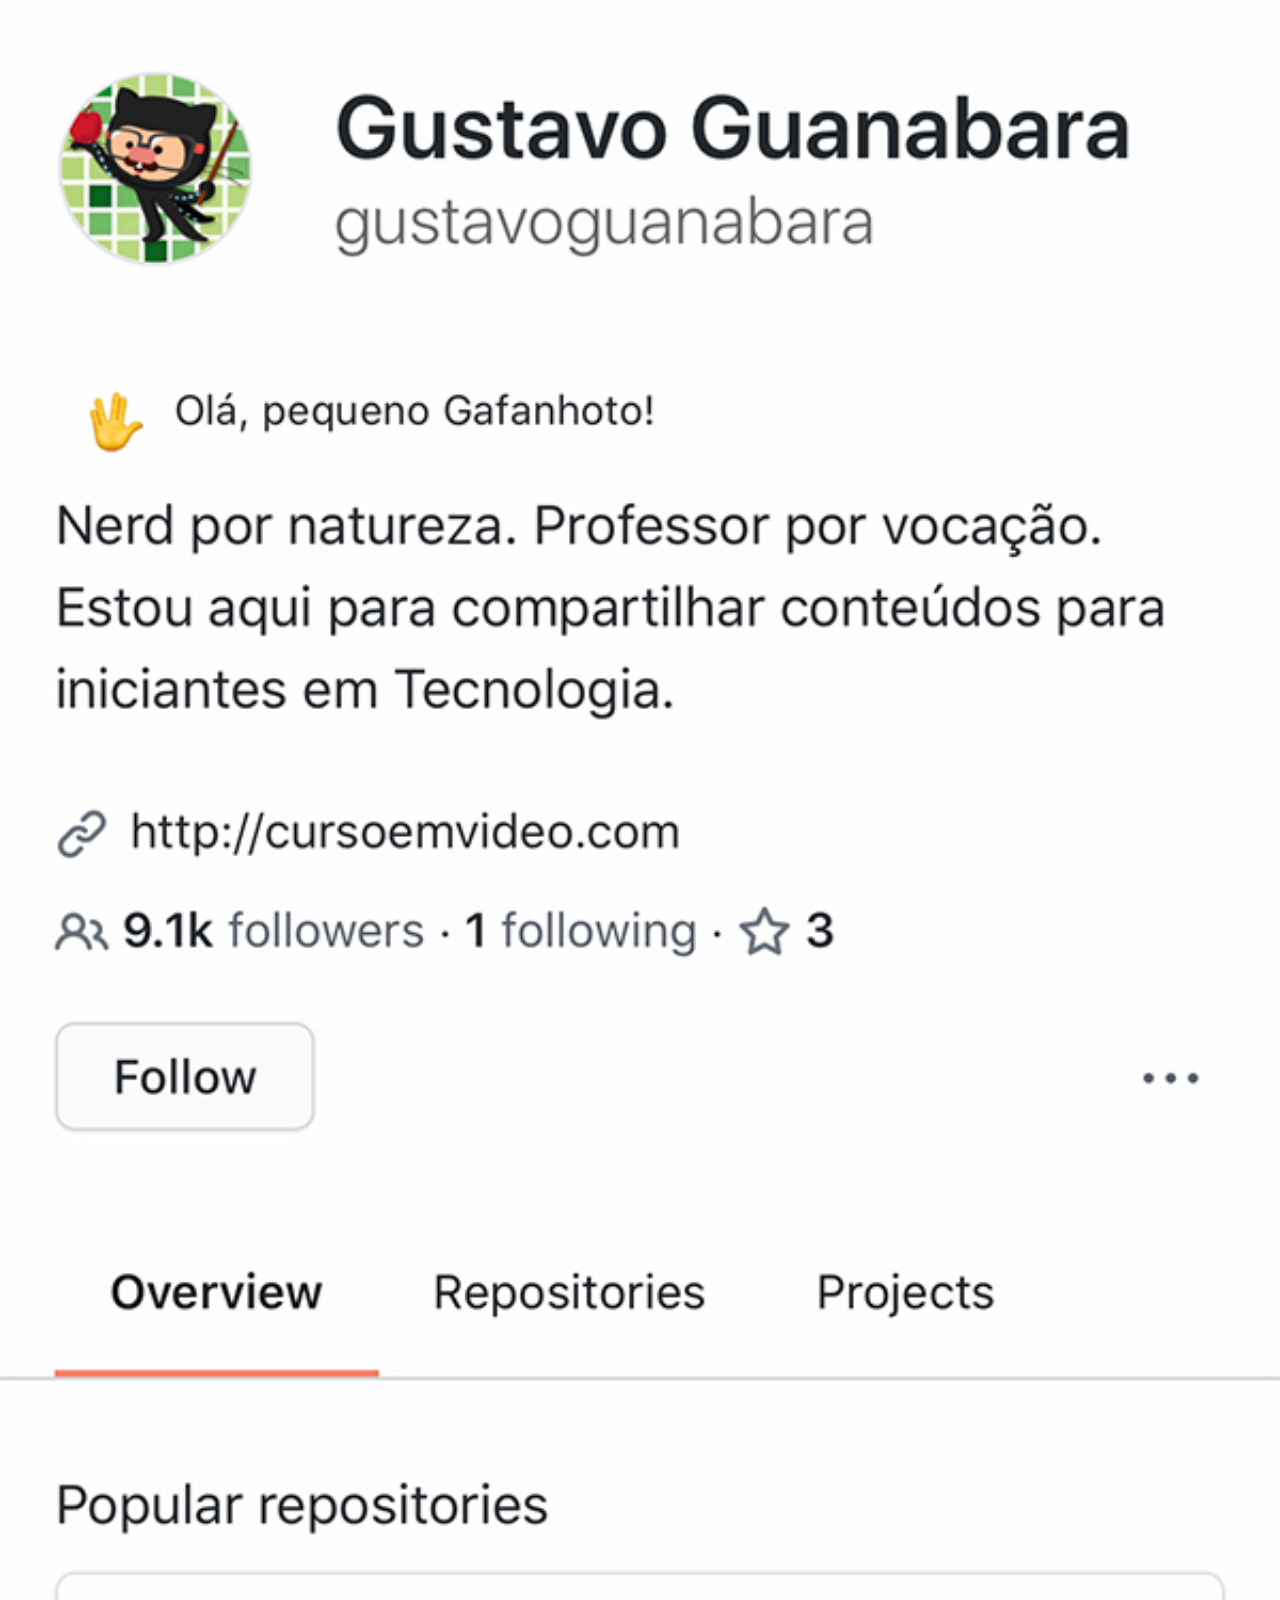
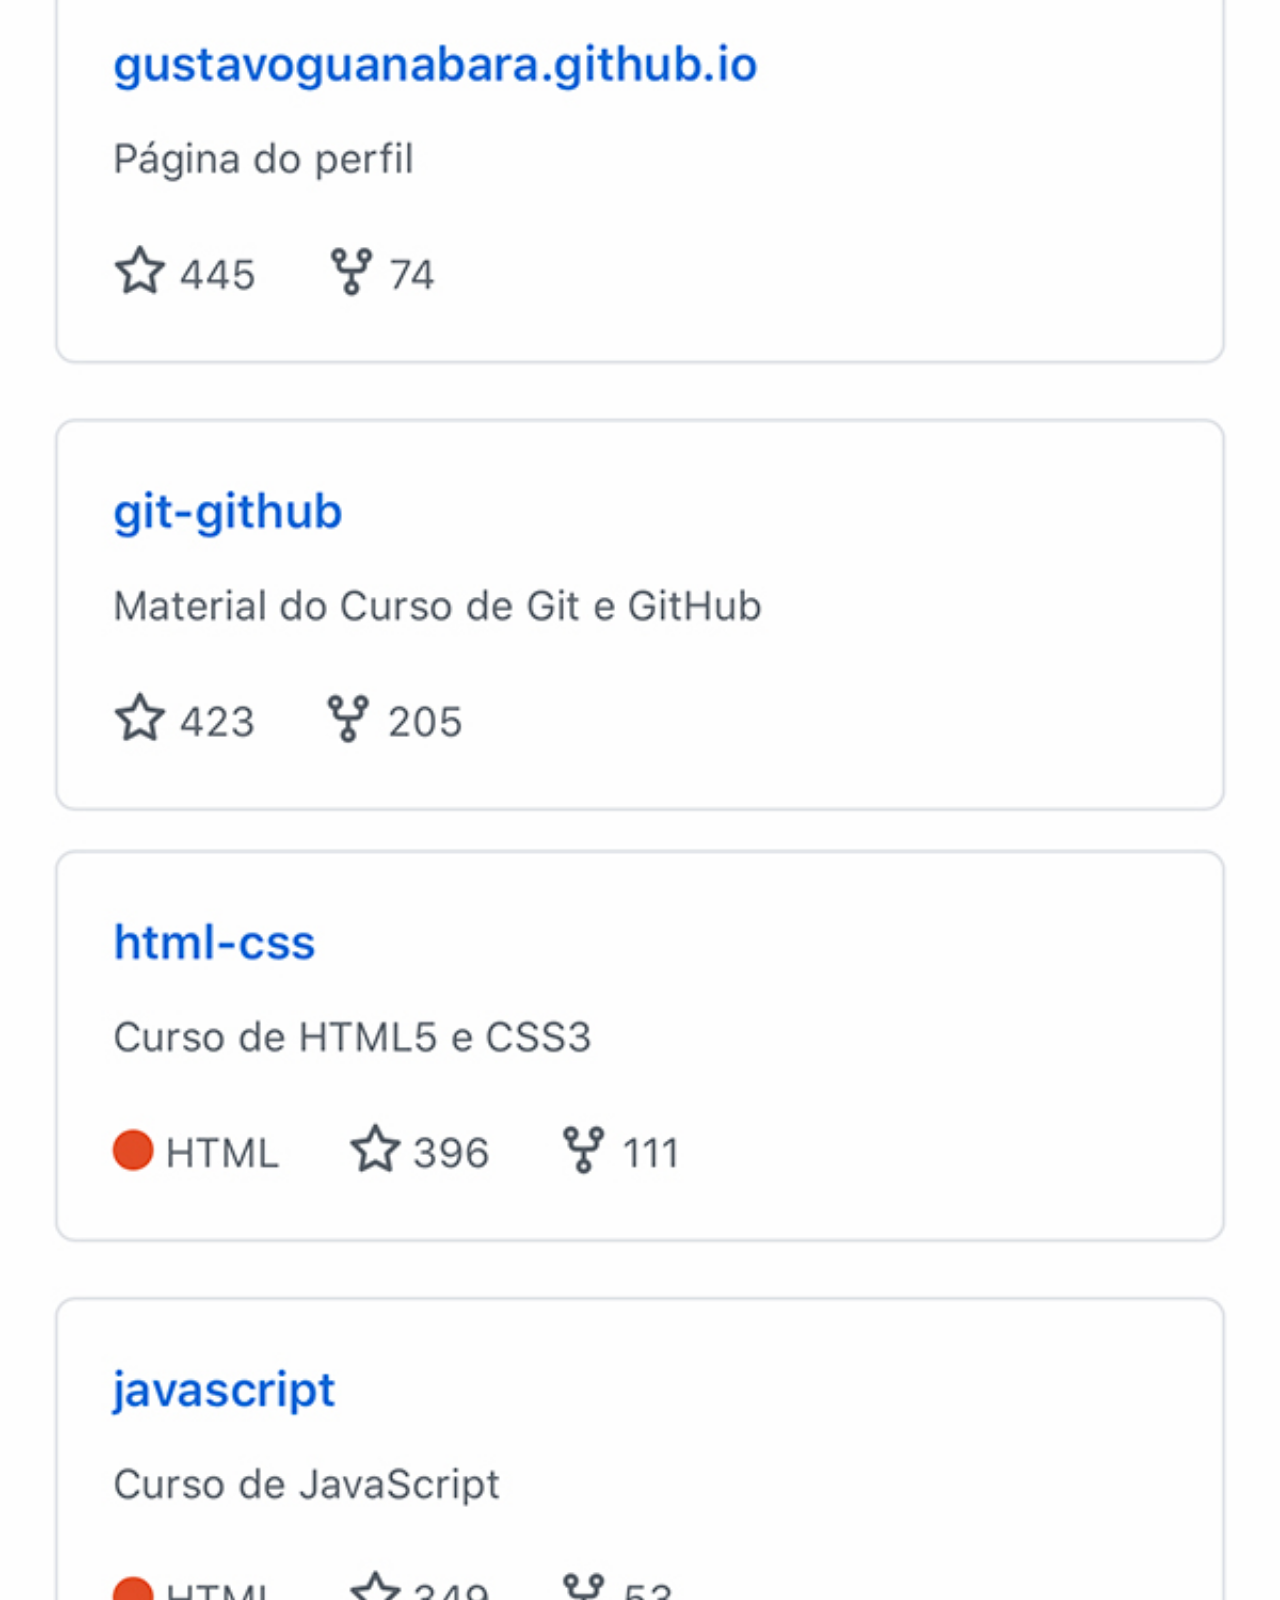
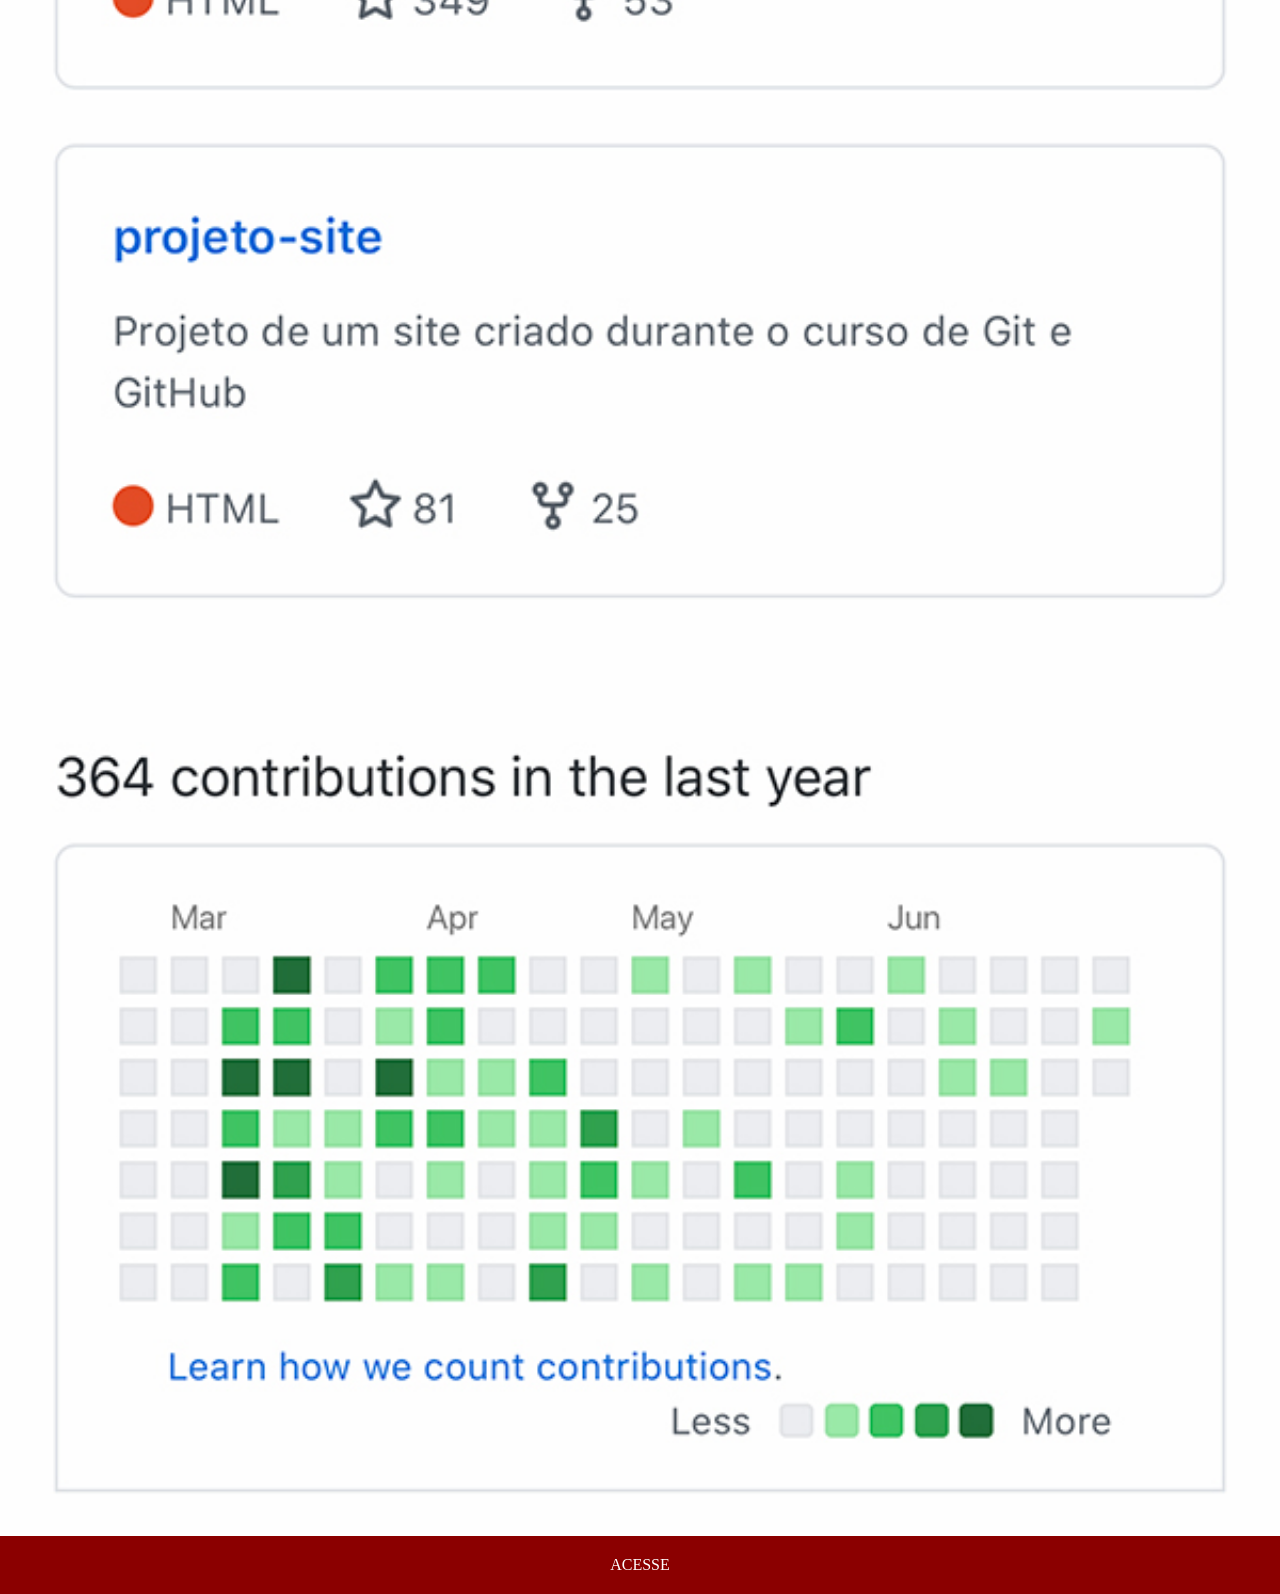
<file: github.html>
<!DOCTYPE html>
<html lang="pt-br">
<head>
    <meta charset="UTF-8">
    <meta name="viewport" content="width=device-width, initial-scale=1.0">
    <title>GitHub</title>
    <link rel="stylesheet" href="stilos/social.css">
</head>
<body>
    <img src="imagens/tela-github.jpg" alt="GitHub">
    <a href="https://github.com/" target="_blank">ACESSE</a>
    
</body>
</html>
</file>
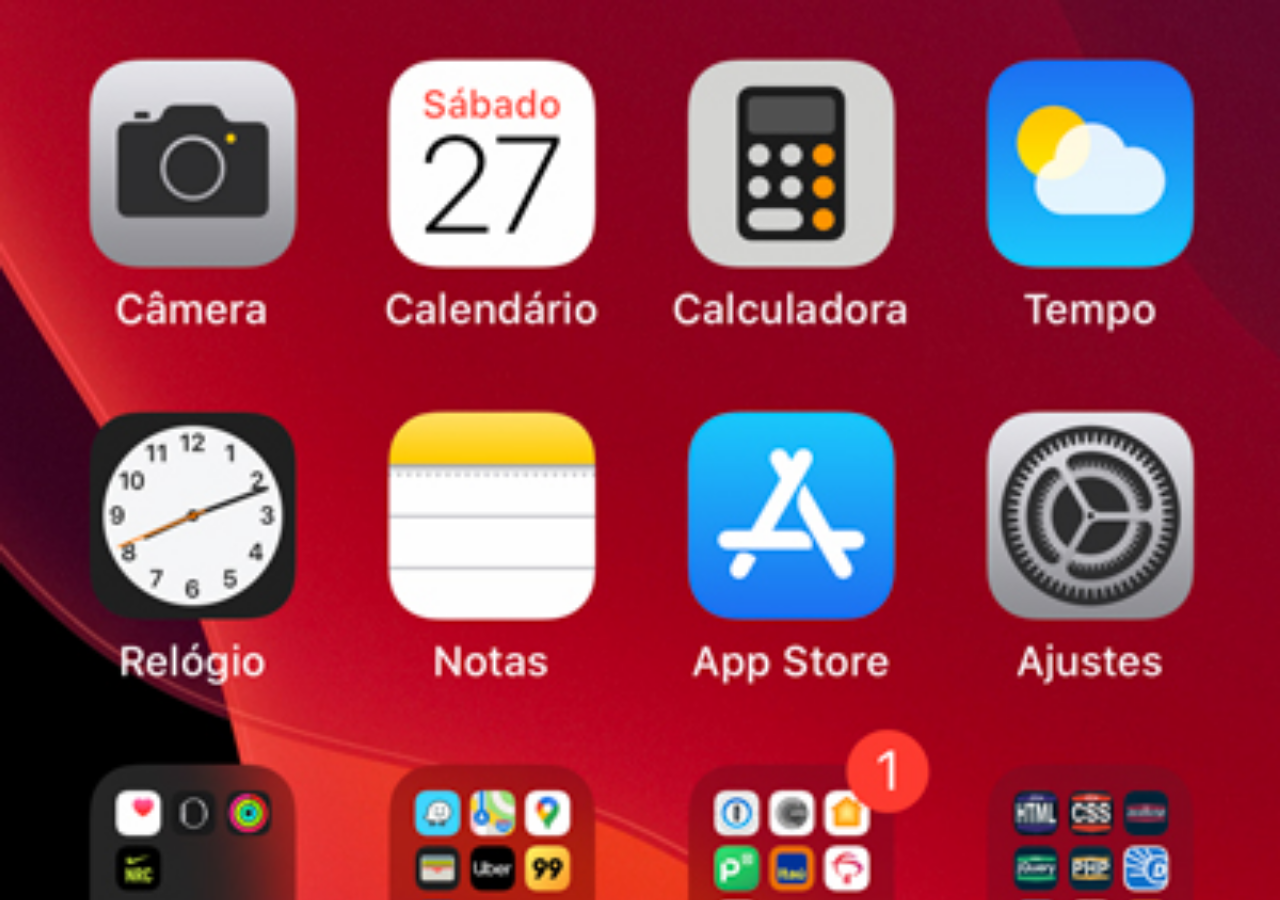
<file: home.html>
<!DOCTYPE html>
<html lang="pt-br">
<head>
    <meta charset="UTF-8">
    <meta name="viewport" content="width=device-width, initial-scale=1.0">
    <title>Home</title>
</head>
<style>
    body {
        height: 100vh;
        width: 100vw;
        font-family: Arial, sans-serif;
        margin: 0;
        padding: 0;
        background: url('imagens/tela-home.jpg') no-repeat top center;
        background-size: cover;
    }
</style>
<body>
    
</body>
</html>
</file>
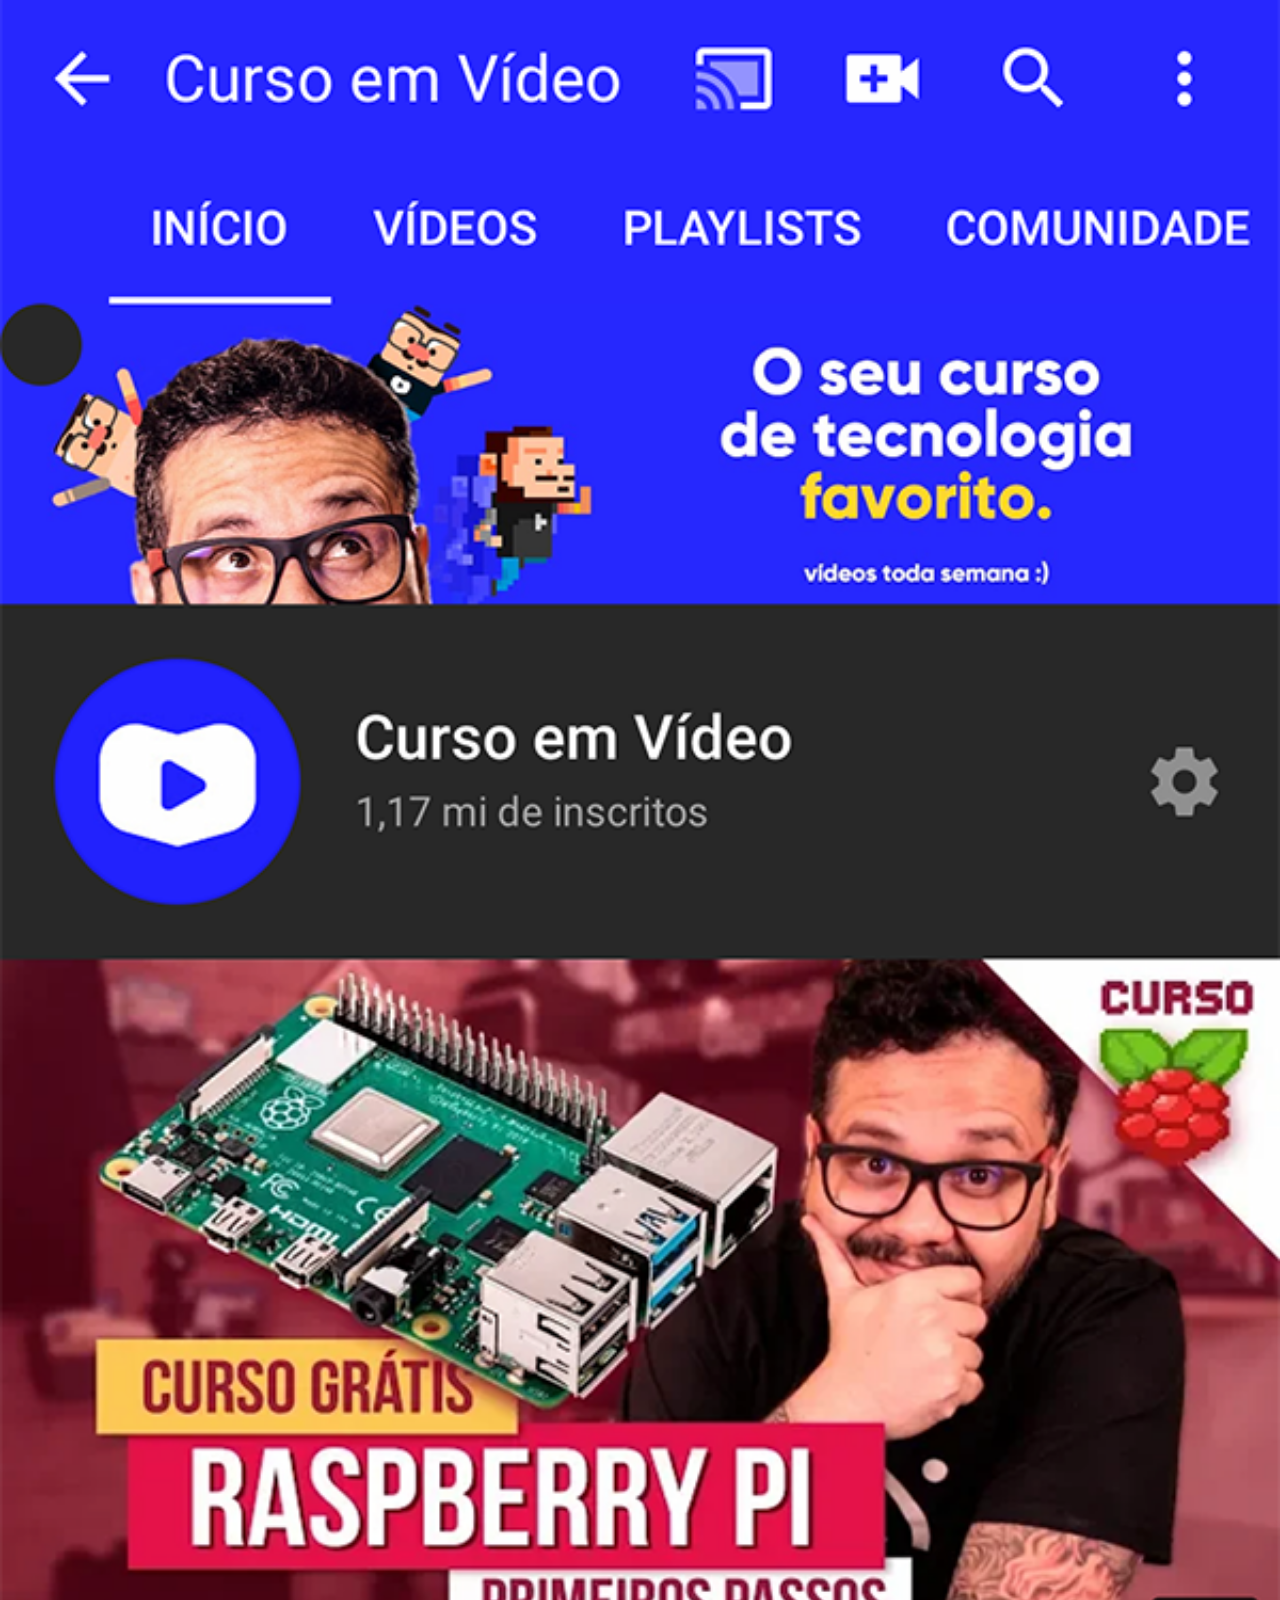
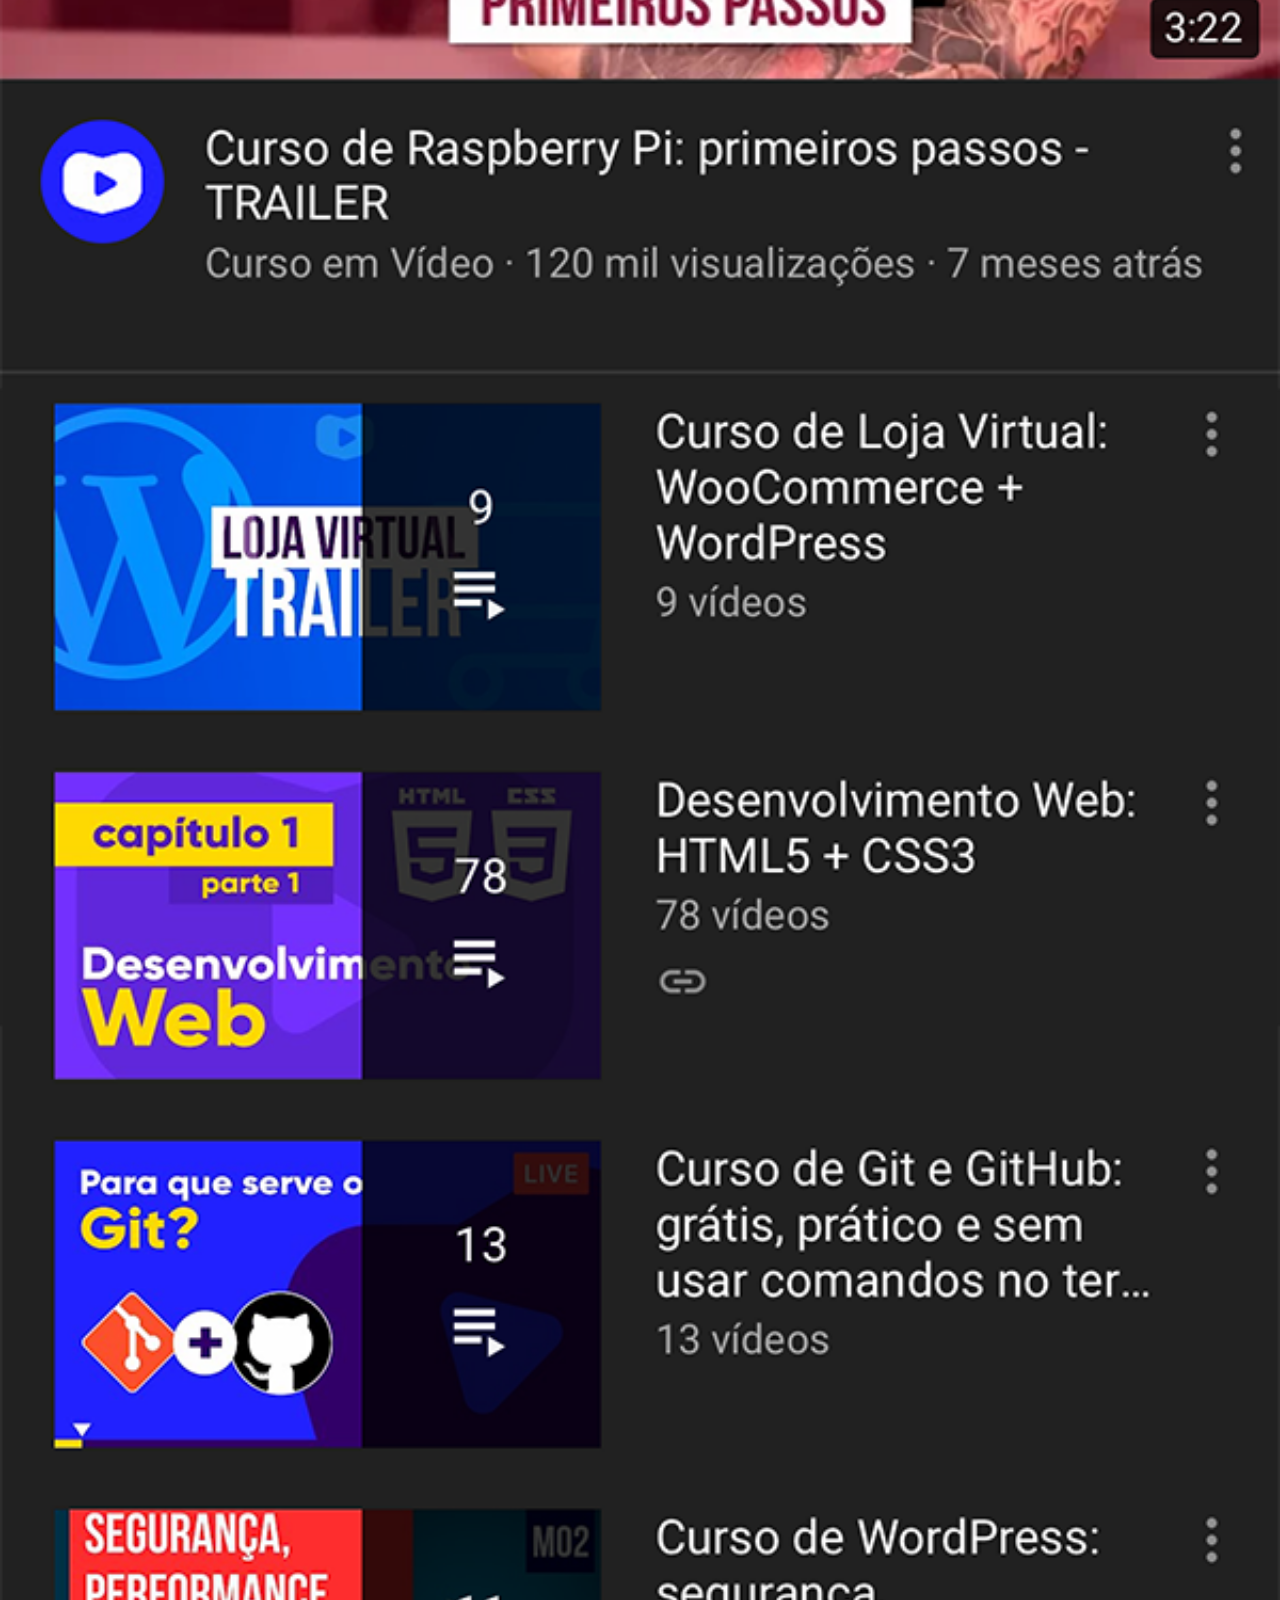
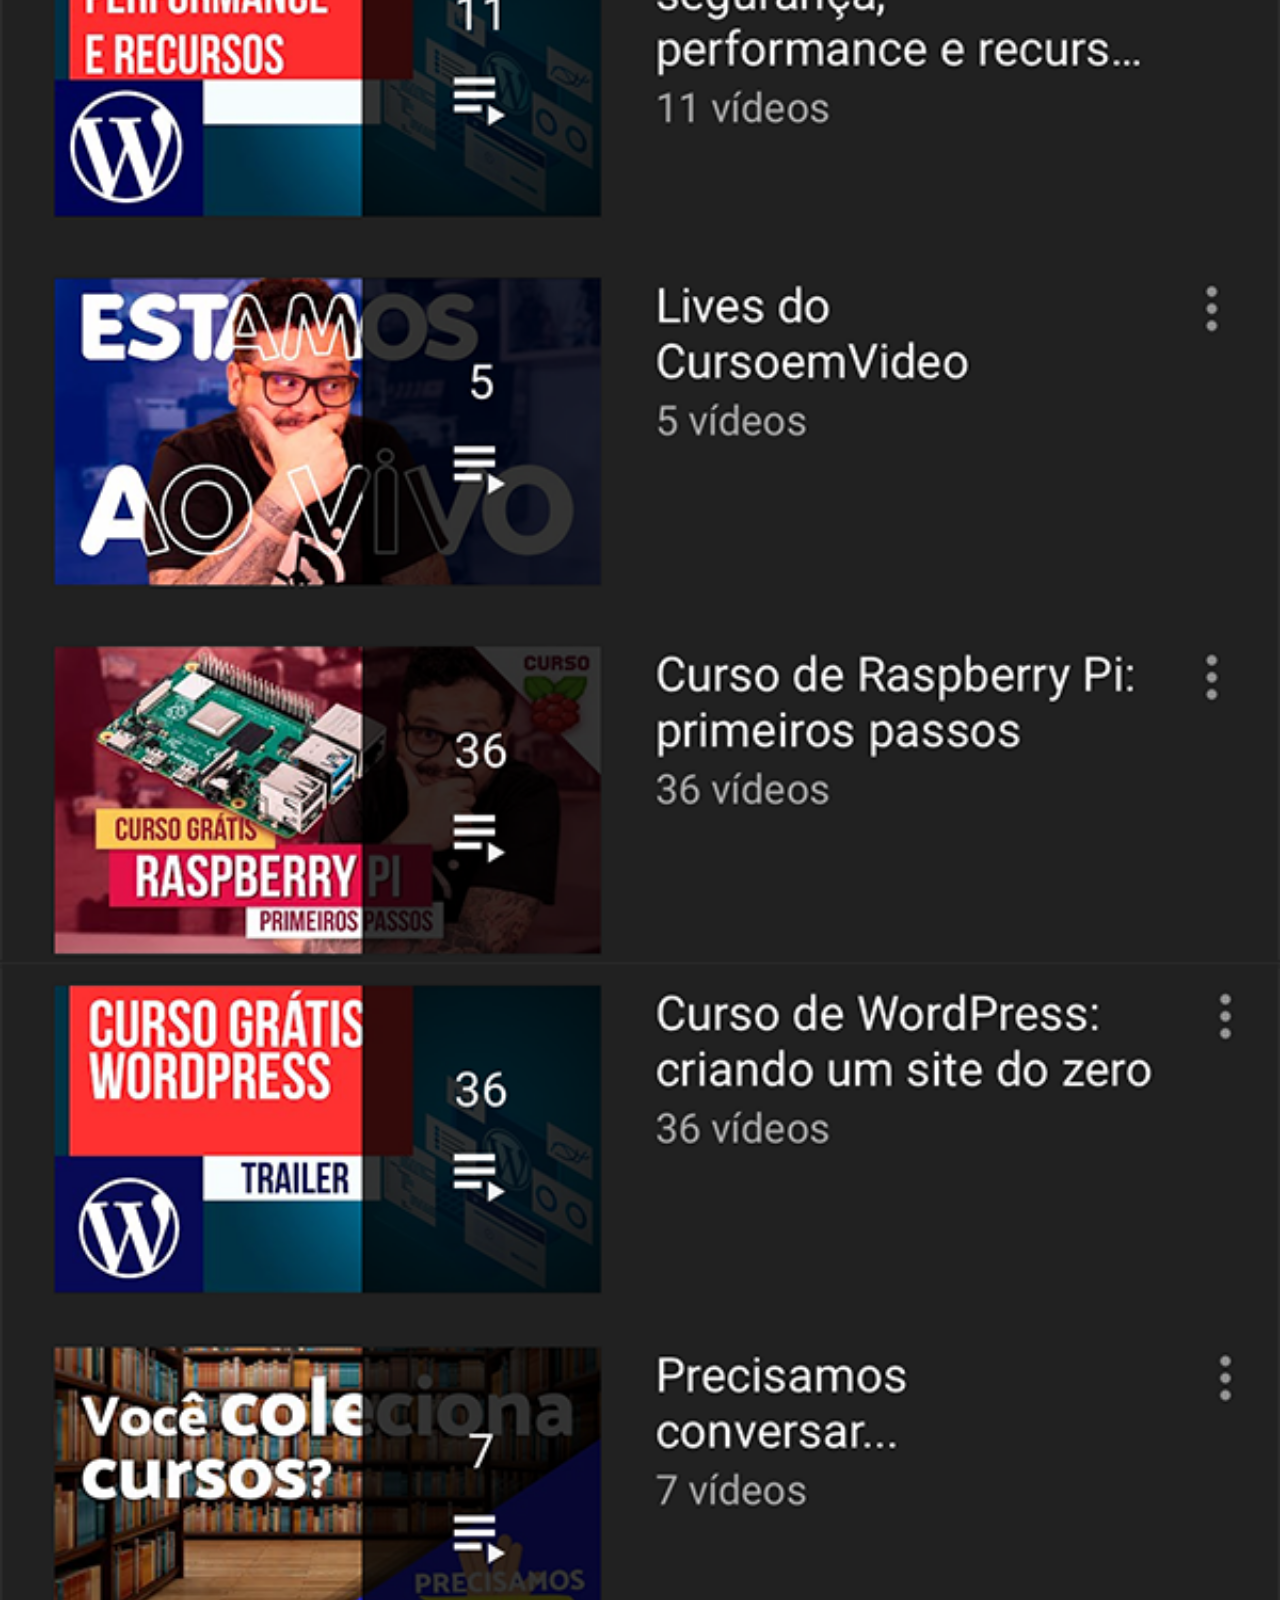
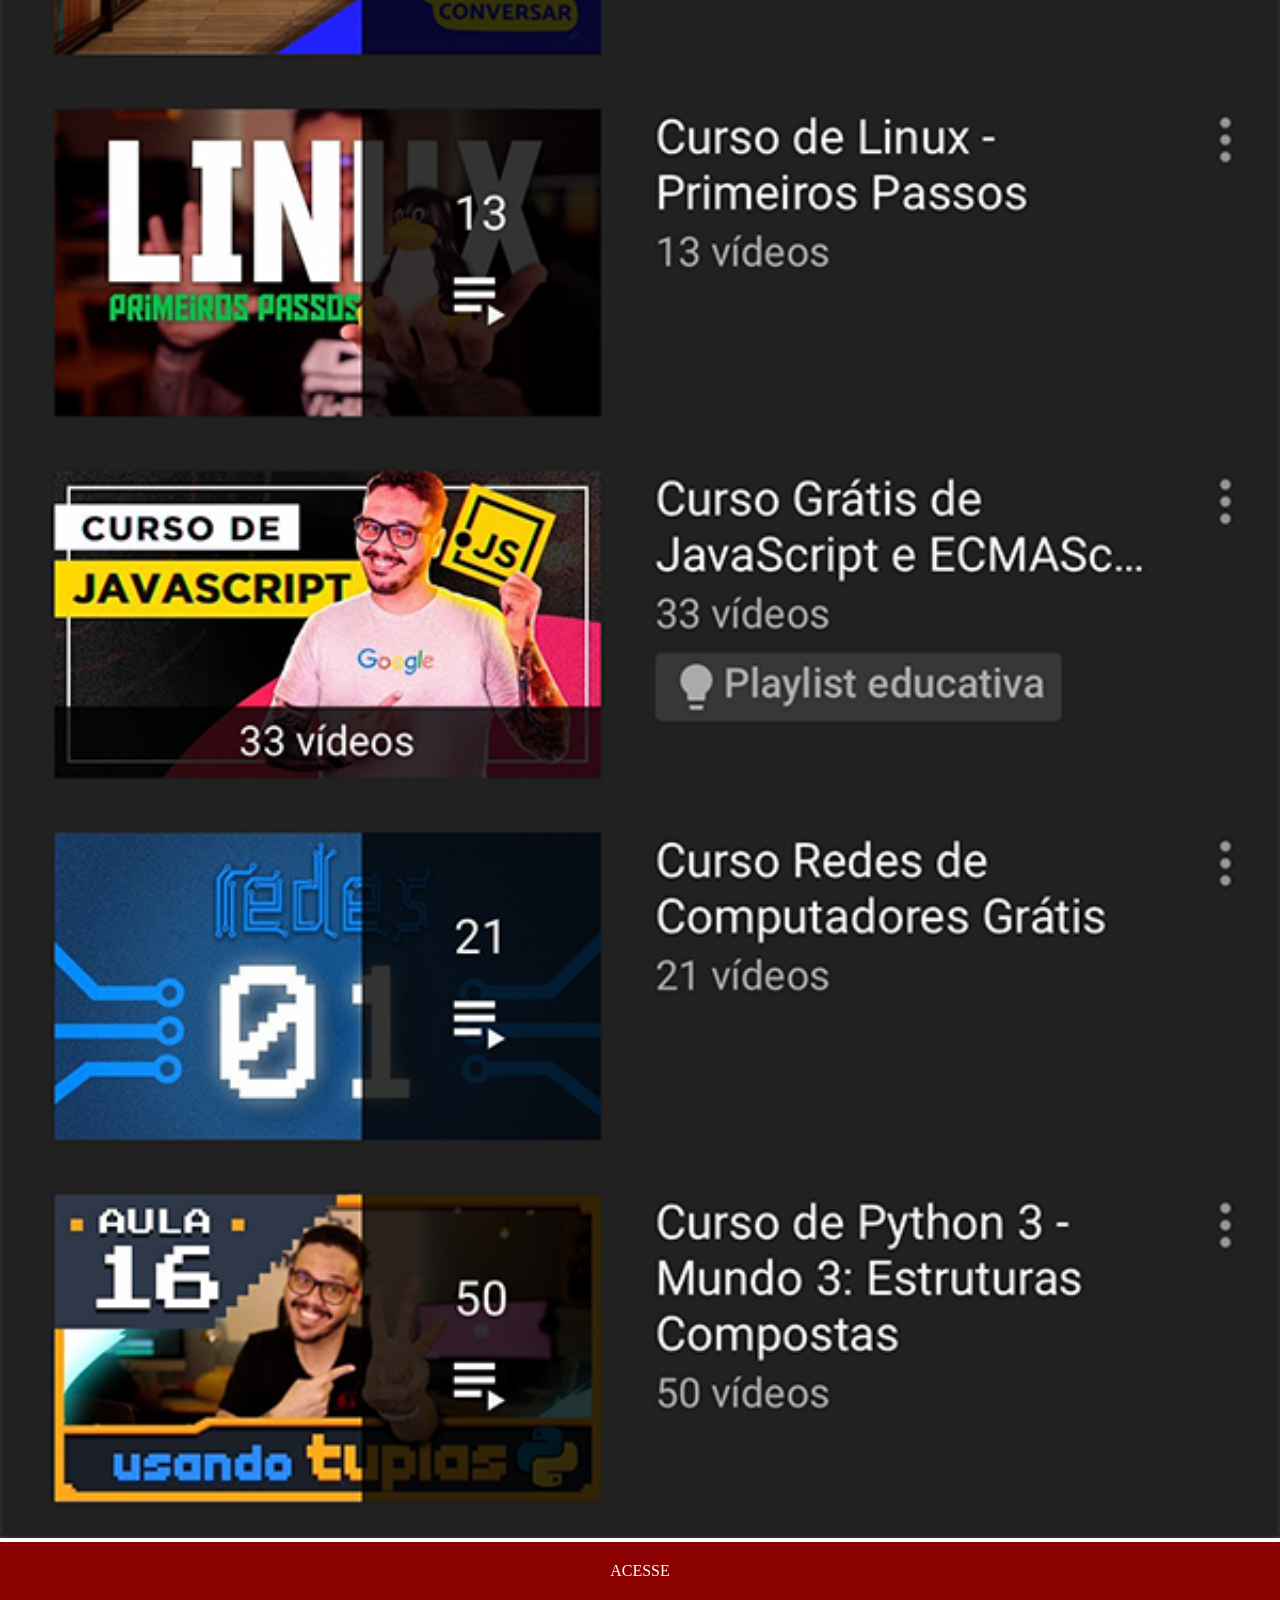
<file: youtube.html>
<!DOCTYPE html>
<html lang="pt-br">
<head>
    <meta charset="UTF-8">
    <meta name="viewport" content="width=device-width, initial-scale=1.0">
    <title>YouTube</title>
    <link rel="stylesheet" href="stilos/social.css">
</head>
<body>
    <img src="imagens/tela-youtube.png" alt="YouTube">
    <a href="https://www.youtube.com/@cursoemvideo/playlists" target="_blank">ACESSE</a>
    
</body>
</html>
</file>
<file: stilos/social.css>
*{
            margin: 0;
            padding: 0;
            
        }
        ::-webkit-scrollbar{
            width: 0;
            height: 0;
        }
        img{
            width:100vw;
        }
        a{
            display: block;
            text-align: center;
            text-decoration: none;
            color: white;
            background-color: darkred;
            padding: 20px;
        }
        a:hover{
            background-color: red;
        }
</file>
